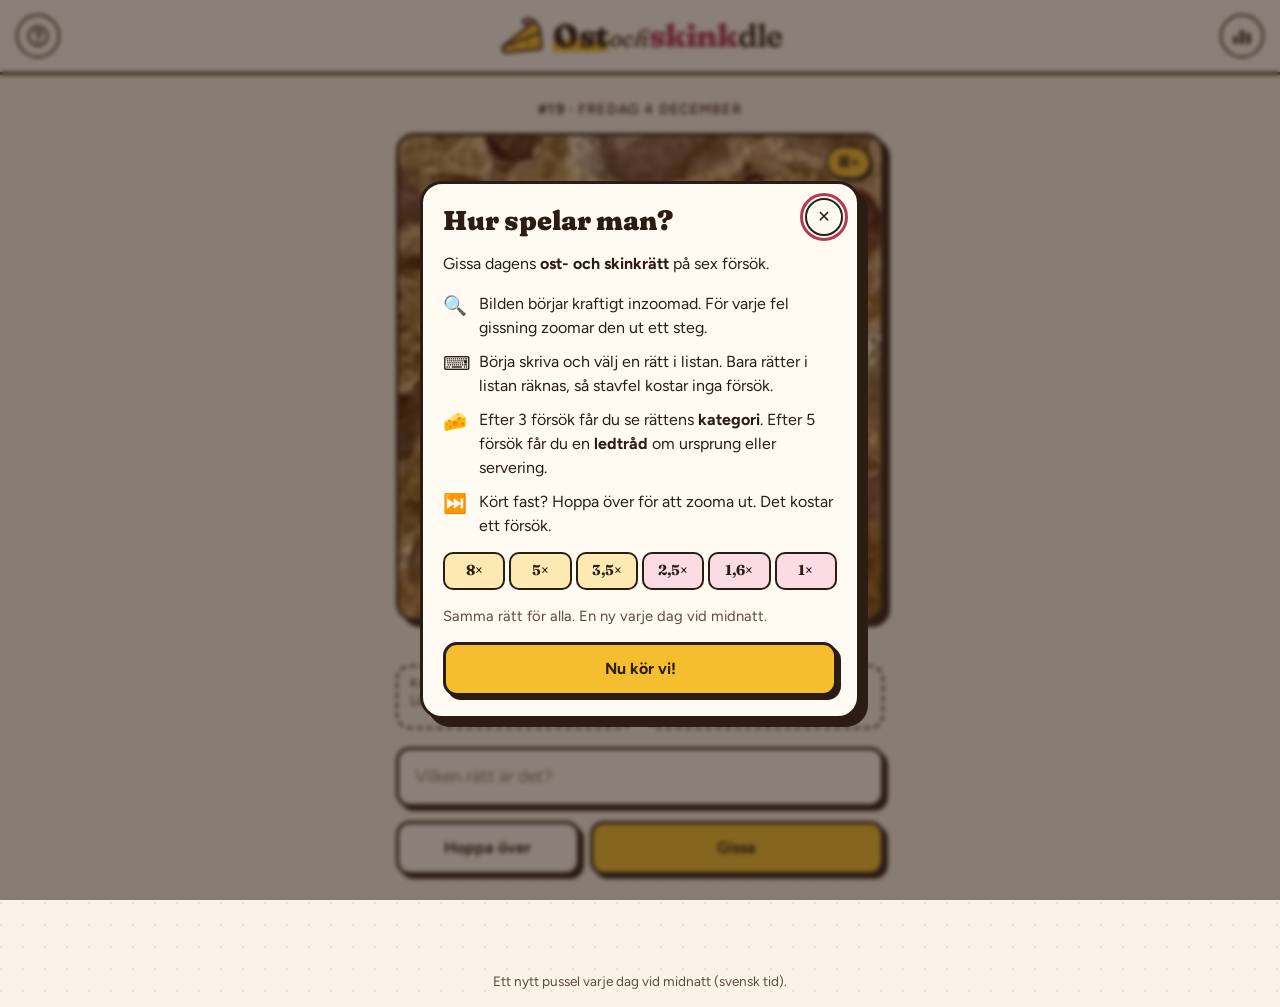
<file: index.html>
<!doctype html>
<html lang="sv">
<head>
  <meta charset="utf-8">
  <meta name="viewport" content="width=device-width, initial-scale=1, viewport-fit=cover">
  <title>Ostochskinkdle – dagens ost- och skinkrätt</title>
  <meta name="description" content="Gissa dagens ost- och skinkrätt. Bilden zoomar ut för varje fel gissning. Sex försök, ett pussel om dagen.">
  <meta name="theme-color" content="#FBF4E6">
  <link rel="icon" href="favicon.svg" type="image/svg+xml">
  <link rel="preconnect" href="https://fonts.googleapis.com">
  <link rel="preconnect" href="https://fonts.gstatic.com" crossorigin>
  <link href="https://fonts.googleapis.com/css2?family=Fraunces:opsz,wght,SOFT,WONK@9..144,600..900,50..100,1&family=Figtree:wght@400;500;700&display=swap" rel="stylesheet">
  <link rel="stylesheet" href="css/style.css">
</head>
<body>
  <a class="skip-link" href="#guess-input">Hoppa till gissningsfältet</a>

  <header class="site-header">
    <button class="icon-btn" id="help-btn" type="button" aria-label="Hur spelar man?" aria-haspopup="dialog">
      <svg viewBox="0 0 24 24" aria-hidden="true"><circle cx="12" cy="12" r="9.5" fill="none" stroke="currentColor" stroke-width="2"/><path d="M9.2 9.3a2.9 2.9 0 1 1 4.1 2.6c-.8.4-1.3 1-1.3 1.9v.5" fill="none" stroke="currentColor" stroke-width="2" stroke-linecap="round"/><circle cx="12" cy="17.4" r="1.25" fill="currentColor"/></svg>
    </button>

    <h1 class="logo">
      <svg class="logo-mark" viewBox="0 0 64 64" aria-hidden="true">
        <path d="M6 44 L52 14 Q58 20 58 30 L58 48 Q58 52 54 52 L10 52 Q6 52 6 48 Z" fill="var(--cheese)" stroke="var(--ink)" stroke-width="3" stroke-linejoin="round"/>
        <path d="M6 44 L58 30" fill="none" stroke="var(--ink)" stroke-width="3" stroke-linejoin="round"/>
        <circle cx="22" cy="45" r="3.2" fill="var(--cheese-deep)"/><circle cx="40" cy="42" r="4.5" fill="var(--cheese-deep)"/><circle cx="51" cy="46" r="2.2" fill="var(--cheese-deep)"/>
        <path d="M36 12 q8 -6 16 2 q-4 4 -9 4 q-5 0 -7 -6z" fill="var(--ham)" stroke="var(--ink)" stroke-width="2.5" stroke-linejoin="round"/>
      </svg>
      <span class="logo-text"><span class="w-ost">Ost</span><span class="w-och">och</span><span class="w-skink">skink</span><span class="w-dle">dle</span></span>
    </h1>

    <button class="icon-btn" id="stats-btn" type="button" aria-label="Statistik" aria-haspopup="dialog">
      <svg viewBox="0 0 24 24" aria-hidden="true"><rect x="3.5" y="12" width="4" height="8" rx="1" fill="currentColor"/><rect x="10" y="6" width="4" height="14" rx="1" fill="currentColor"/><rect x="16.5" y="9" width="4" height="11" rx="1" fill="currentColor"/></svg>
    </button>
  </header>

  <main class="game" id="game">
    <p class="puzzle-meta" id="puzzle-meta">Laddar dagens rätt…</p>

    <figure class="frame-wrap">
      <div class="frame" id="frame">
        <img class="dish-img" id="dish-img" alt="Inzoomad bild på dagens ost- och skinkrätt" draggable="false">
        <div class="focus-marker" id="focus-marker" hidden aria-hidden="true"></div>
        <span class="zoom-badge" id="zoom-badge" aria-hidden="true">8×</span>
      </div>
      <figcaption class="sr-only" id="zoom-status" aria-live="polite"></figcaption>
    </figure>

    <ol class="pips" id="pips" aria-label="Försök"></ol>

    <section class="hints" aria-label="Ledtrådar">
      <div class="hint" id="hint-category" data-locked="true">
        <span class="hint-label">Kategori</span>
        <span class="hint-value" id="hint-category-value">Låses upp efter 3 försök</span>
      </div>
      <div class="hint" id="hint-origin" data-locked="true">
        <span class="hint-label">Ledtråd</span>
        <span class="hint-value" id="hint-origin-value">Låses upp efter 5 försök</span>
      </div>
    </section>

    <form class="guess-form" id="guess-form" autocomplete="off" novalidate>
      <label class="sr-only" for="guess-input">Din gissning</label>
      <div class="ac-wrap">
        <input id="guess-input" class="guess-input" type="text" placeholder="Vilken rätt är det?" spellcheck="false" autocapitalize="none" enterkeyhint="send">
        <ul id="ac-list" class="ac-list" hidden></ul>
      </div>
      <div class="guess-actions">
        <button class="btn btn-ghost" id="skip-btn" type="button">Hoppa över</button>
        <button class="btn btn-primary" id="guess-btn" type="submit">Gissa</button>
      </div>
      <p class="form-msg" id="form-msg" role="status" aria-live="polite"></p>
    </form>

    <section class="result" id="result" hidden aria-live="polite">
      <p class="result-kicker" id="result-kicker"></p>
      <h2 class="result-name" id="result-name"></h2>
      <p class="result-fact" id="result-fact"></p>
      <p class="result-credit" id="result-credit"></p>
      <div class="result-actions">
        <button class="btn btn-primary" id="share-btn" type="button">Dela resultat</button>
        <button class="btn btn-ghost" id="result-stats-btn" type="button">Statistik</button>
      </div>
      <p class="countdown">Nästa rätt om <strong class="countdown-time" data-countdown>--:--:--</strong></p>
    </section>

    <ol class="guess-list" id="guess-list" aria-label="Dina gissningar"></ol>
  </main>

  <footer class="site-footer">
    <p>Ett nytt pussel varje dag vid midnatt (svensk tid).</p>
  </footer>

  <!-- Hur spelar man? -->
  <dialog class="modal" id="help-dialog" aria-labelledby="help-title">
    <form method="dialog" class="modal-close-form"><button class="icon-btn modal-close" aria-label="Stäng">✕</button></form>
    <h2 id="help-title">Hur spelar man?</h2>
    <p>Gissa dagens <strong>ost- och skinkrätt</strong> på sex försök.</p>
    <ul class="help-list">
      <li><span class="help-ico" aria-hidden="true">🔍</span> <span>Bilden börjar kraftigt inzoomad. För varje fel gissning zoomar den ut ett steg.</span></li>
      <li><span class="help-ico" aria-hidden="true">⌨️</span> <span>Börja skriva och välj en rätt i listan. Bara rätter i listan räknas, så stavfel kostar inga försök.</span></li>
      <li><span class="help-ico" aria-hidden="true">🧀</span> <span>Efter 3 försök får du se rättens <strong>kategori</strong>. Efter 5 försök får du en <strong>ledtråd</strong> om ursprung eller servering.</span></li>
      <li><span class="help-ico" aria-hidden="true">⏭️</span> <span>Kört fast? Hoppa över för att zooma ut. Det kostar ett försök.</span></li>
    </ul>
    <div class="zoom-demo" aria-hidden="true">
      <span>8×</span><span>5×</span><span>3,5×</span><span>2,5×</span><span>1,6×</span><span>1×</span>
    </div>
    <p class="muted">Samma rätt för alla. En ny varje dag vid midnatt.</p>
    <form method="dialog"><button class="btn btn-primary btn-block">Nu kör vi!</button></form>
  </dialog>

  <!-- Statistik -->
  <dialog class="modal" id="stats-dialog" aria-labelledby="stats-title">
    <form method="dialog" class="modal-close-form"><button class="icon-btn modal-close" aria-label="Stäng">✕</button></form>
    <h2 id="stats-title">Statistik</h2>
    <dl class="stat-grid">
      <div><dt>Spelade</dt><dd id="st-played">0</dd></div>
      <div><dt>Vinst&shy;procent</dt><dd id="st-winpct">0</dd></div>
      <div><dt>Nuvarande streak</dt><dd id="st-streak">0</dd></div>
      <div><dt>Längsta streak</dt><dd id="st-max">0</dd></div>
    </dl>
    <h3 class="dist-title">Antal försök</h3>
    <ol class="dist" id="dist" aria-label="Fördelning av antal försök vid vinst"></ol>
    <p class="countdown">Nästa rätt om <strong class="countdown-time" data-countdown>--:--:--</strong></p>
  </dialog>

  <!-- Debug-panel (endast med ?debug=1) -->
  <aside class="debug" id="debug" hidden aria-label="Debug">
    <h2>Debug</h2>
    <label>Datum <input type="date" id="dbg-date"></label>
    <label>Rätt
      <select id="dbg-dish"><option value="">(enligt datum)</option></select>
    </label>
    <div class="dbg-row" role="group" aria-label="Zoomnivå">
      <span>Zoom:</span>
      <div id="dbg-zoom" class="dbg-zoom"></div>
    </div>
    <label class="dbg-check"><input type="checkbox" id="dbg-marker" checked> Visa fokuspunkt</label>
    <p class="dbg-info" id="dbg-info"></p>
    <p class="dbg-hint">Klicka på bilden för att sätta fokuspunkt.</p>
    <output id="dbg-out" class="dbg-out"></output>
    <div class="dbg-row">
      <button type="button" class="btn btn-ghost btn-sm" id="dbg-copy">Kopiera JSON</button>
      <button type="button" class="btn btn-ghost btn-sm" id="dbg-reset">Nollställ localStorage</button>
    </div>
  </aside>

  <div class="toast" id="toast" role="status" aria-live="polite"></div>

  <script type="module" src="js/main.js"></script>
</body>
</html>
</file>
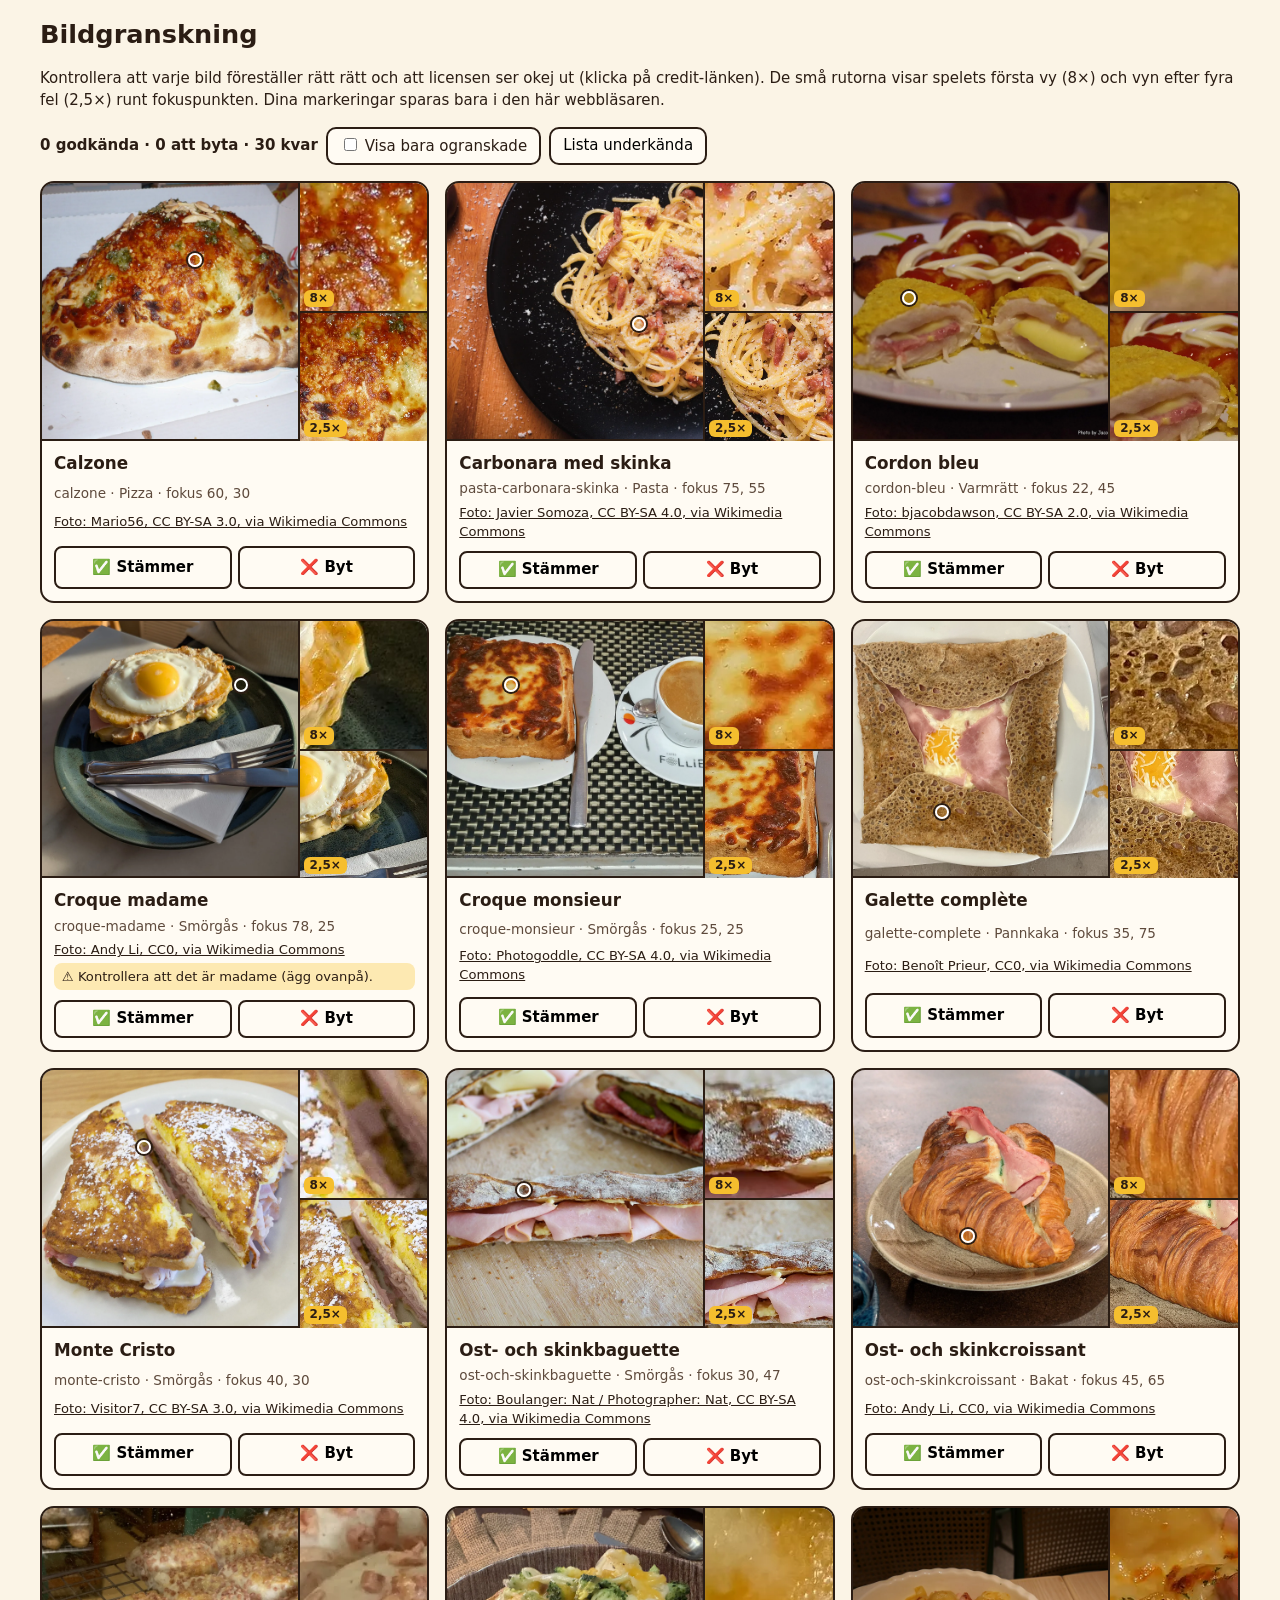
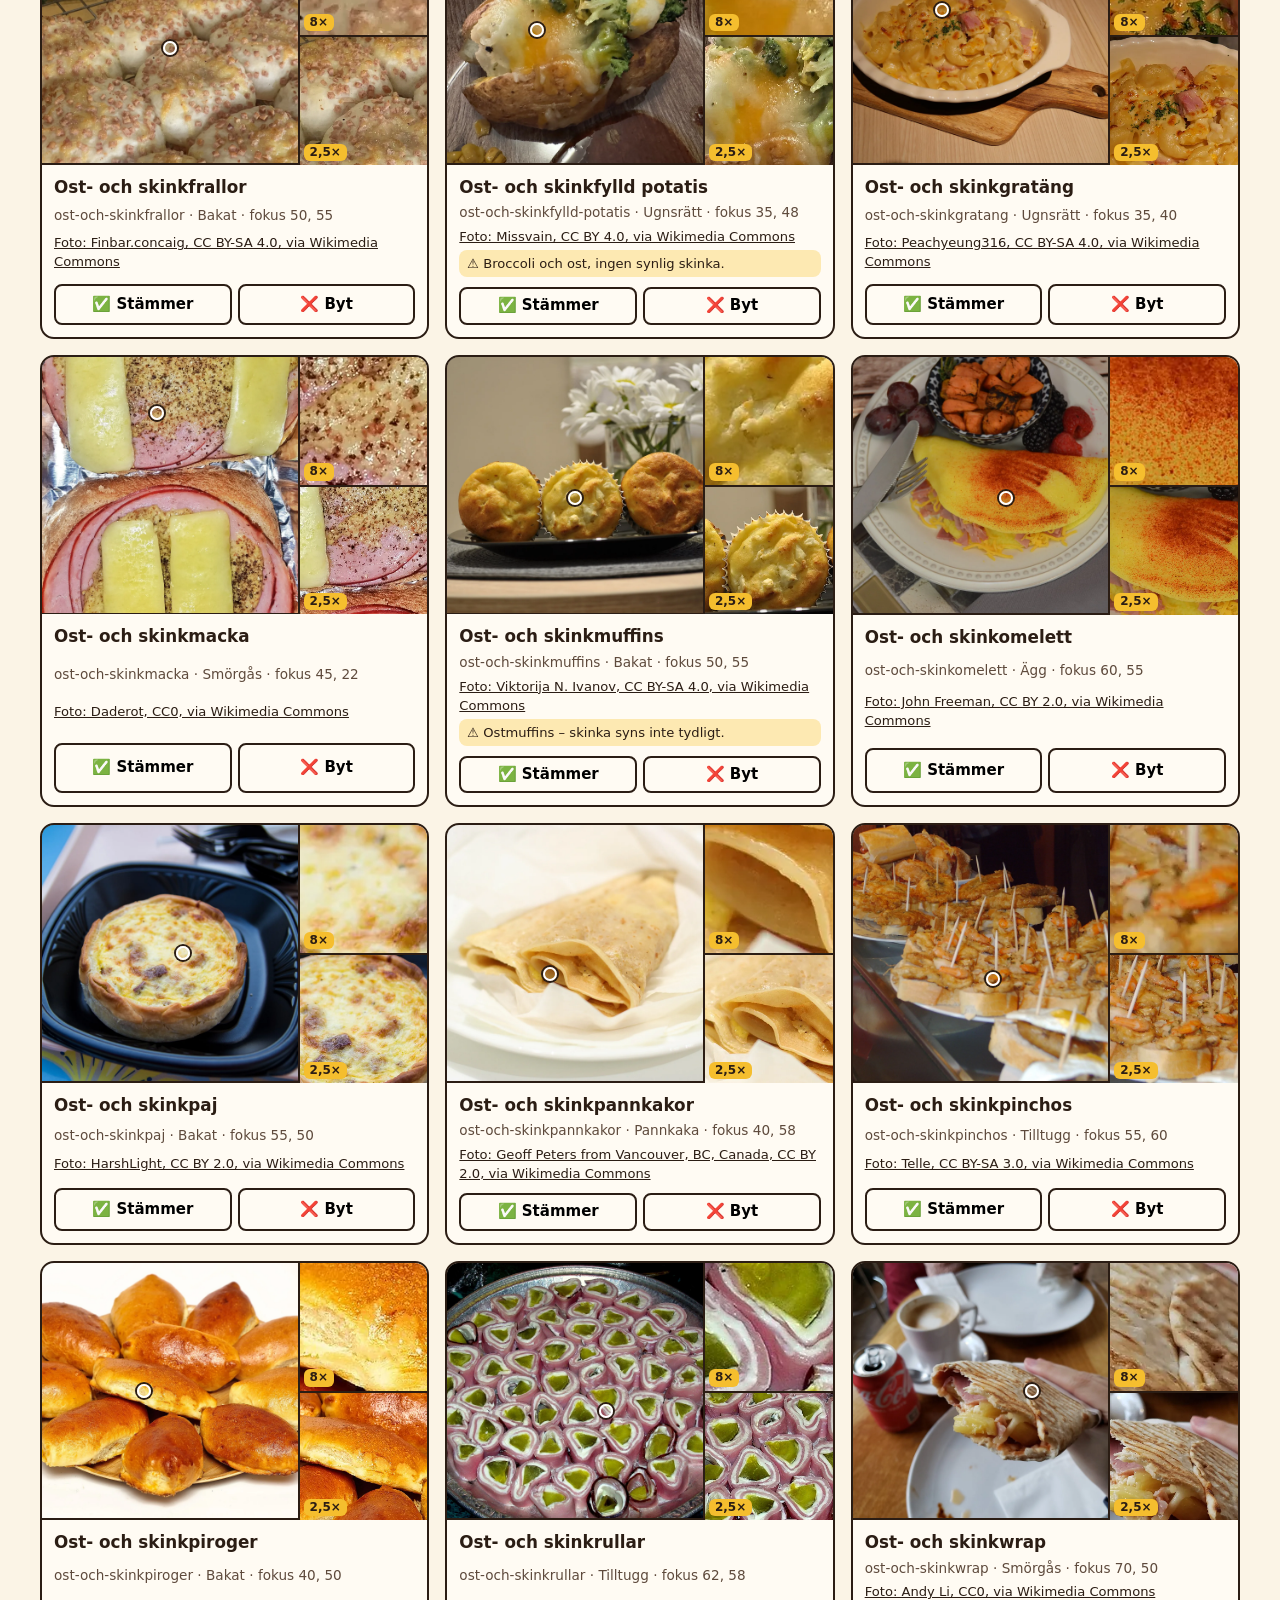
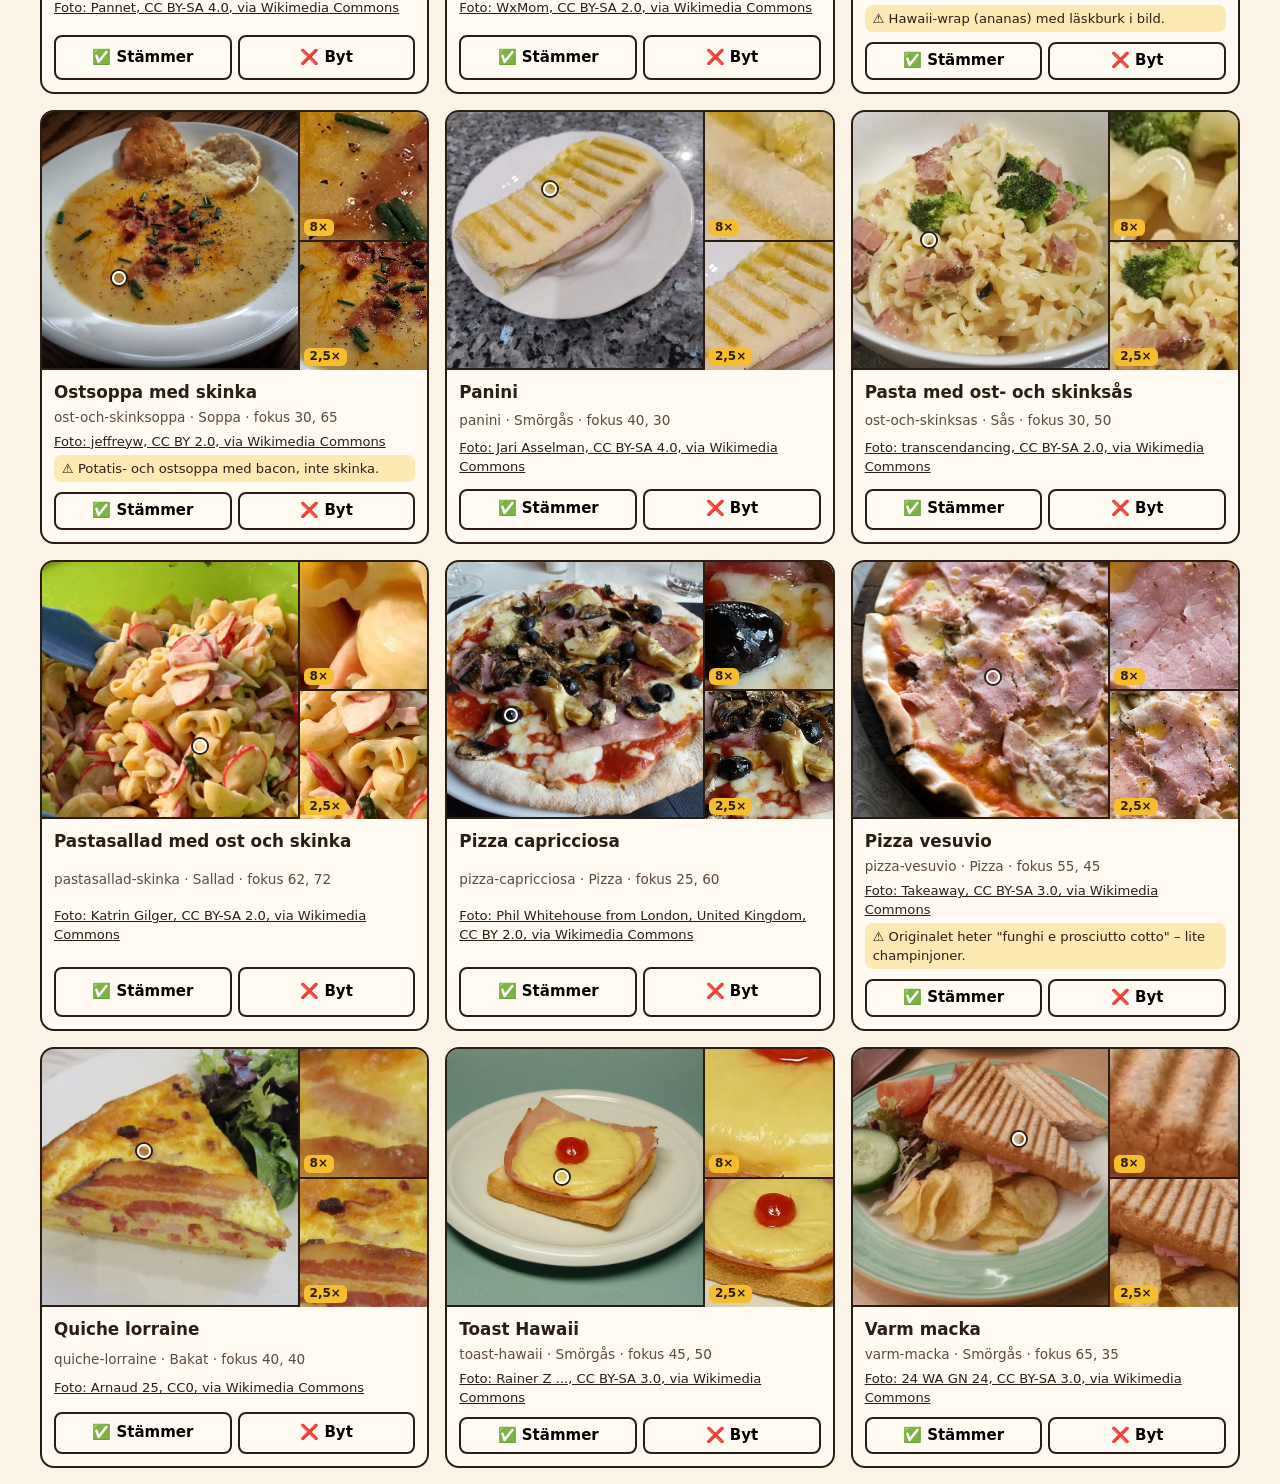
<file: tools/review.html>
<!doctype html>
<html lang="sv">
<head>
<meta charset="utf-8">
<meta name="viewport" content="width=device-width, initial-scale=1">
<meta name="robots" content="noindex">
<title>Bildgranskning – Ostochskinkdle</title>
<link rel="icon" href="../favicon.svg" type="image/svg+xml">
<style>
  :root { --cream:#FBF4E6; --paper:#FFFBF3; --ink:#2B1D14; --soft:#5E4A3C; --cheese:#F5BE2E; --ham:#B23A5C; --ok:#2F7A4A; }
  * { box-sizing: border-box; }
  body { margin: 0; padding: 16px; background: var(--cream); color: var(--ink); font: 15px/1.45 system-ui, 'Segoe UI', sans-serif; }
  header { max-width: 1200px; margin: 0 auto 16px; }
  h1 { margin: 0 0 4px; font-size: 1.6rem; }
  .bar { display: flex; flex-wrap: wrap; gap: 8px; align-items: center; margin-top: 10px; }
  .bar button, .bar label { padding: 6px 12px; border: 2px solid var(--ink); border-radius: 10px; background: var(--paper); font: inherit; cursor: pointer; }
  .count { font-weight: 700; }
  .grid { max-width: 1200px; margin: 0 auto; display: grid; grid-template-columns: repeat(auto-fill, minmax(320px, 1fr)); gap: 16px; }
  .card { background: var(--paper); border: 2.5px solid var(--ink); border-radius: 14px; overflow: hidden; display: flex; flex-direction: column; }
  .card.ok { border-color: var(--ok); box-shadow: 0 0 0 2px var(--ok); }
  .card.bad { border-color: var(--ham); box-shadow: 0 0 0 2px var(--ham); }
  .imgs { display: grid; grid-template-columns: 2fr 1fr; gap: 2px; background: var(--ink); }
  .full, .zoom { position: relative; aspect-ratio: 1; overflow: hidden; background: #ddd; }
  .full img, .zoom img { width: 100%; height: 100%; object-fit: cover; display: block; }
  .full .dot { position: absolute; width: 14px; height: 14px; margin: -7px; border: 2px solid #fff; border-radius: 50%; box-shadow: 0 0 0 2px var(--ink); }
  .zooms { display: grid; gap: 2px; }
  .zoom span { position: absolute; left: 4px; bottom: 4px; background: var(--cheese); padding: 0 6px; border-radius: 6px; font-weight: 700; font-size: 12px; }
  .info { padding: 10px 12px 12px; display: grid; gap: 4px; flex: 1; }
  .name { font-weight: 800; font-size: 1.05rem; }
  .meta { color: var(--soft); font-size: .85rem; }
  .credit { font-size: .82rem; }
  .credit a { color: var(--ink); }
  .note { font-size: .82rem; background: #FDE9B2; border-radius: 8px; padding: 4px 8px; }
  .actions { display: flex; gap: 6px; margin-top: 6px; }
  .actions button { flex: 1; padding: 6px; border: 2px solid var(--ink); border-radius: 8px; background: var(--paper); font: inherit; font-weight: 700; cursor: pointer; }
  .actions button[aria-pressed="true"].yes { background: #DDF1E3; }
  .actions button[aria-pressed="true"].no { background: #FBDCE3; }
  pre { max-width: 1200px; margin: 16px auto; white-space: pre-wrap; background: var(--paper); border: 2px dashed var(--ink); border-radius: 10px; padding: 10px; }
</style>
</head>
<body>
<header>
  <h1>Bildgranskning</h1>
  <p>Kontrollera att varje bild föreställer rätt rätt och att licensen ser okej ut (klicka på credit-länken).
     De små rutorna visar spelets första vy (8×) och vyn efter fyra fel (2,5×) runt fokuspunkten. Dina markeringar sparas bara i den här webbläsaren.</p>
  <div class="bar">
    <span class="count" id="count"></span>
    <label><input type="checkbox" id="only-open"> Visa bara ogranskade</label>
    <button type="button" id="export">Lista underkända</button>
  </div>
</header>
<main class="grid" id="grid"></main>
<pre id="out" hidden></pre>
<script type="module">
  // Saker jag själv var osäker på när jag valde bilderna.
  const NOTES = {
    'ost-och-skinkfylld-potatis': 'Broccoli och ost, ingen synlig skinka.',
    'pizza-vesuvio': 'Originalet heter "funghi e prosciutto cotto" – lite champinjoner.',
    'ost-och-skinkwrap': 'Hawaii-wrap (ananas) med läskburk i bild.',
    'ost-och-skinksoppa': 'Potatis- och ostsoppa med bacon, inte skinka.',
    'ost-och-skinkmuffins': 'Ostmuffins – skinka syns inte tydligt.',
    'croque-madame': 'Kontrollera att det är madame (ägg ovanpå).',
  };
  const KEY = 'ostochskinkdle:review';
  let marks = {};
  try { marks = JSON.parse(localStorage.getItem(KEY)) || {}; } catch {}
  const save = () => { try { localStorage.setItem(KEY, JSON.stringify(marks)); } catch {} };

  const dishes = await (await fetch('../data/dishes.json', { cache: 'no-cache' })).json();
  dishes.sort((a, b) => a.name.localeCompare(b.name, 'sv'));
  const grid = document.getElementById('grid');
  const onlyOpen = document.getElementById('only-open');

  function render() {
    grid.replaceChildren();
    for (const d of dishes) {
      if (onlyOpen.checked && marks[d.id]) continue;
      const card = document.createElement('article');
      card.className = 'card' + (marks[d.id] ? ' ' + marks[d.id] : '');
      const origin = `${d.focus.x}% ${d.focus.y}%`;
      card.innerHTML = `
        <div class="imgs">
          <div class="full"><img loading="lazy" alt=""><span class="dot"></span></div>
          <div class="zooms"><div class="zoom"><img loading="lazy" alt="" data-z="8"><span>8×</span></div><div class="zoom"><img loading="lazy" alt="" data-z="2.5"><span>2,5×</span></div></div>
        </div>
        <div class="info">
          <div class="name"></div>
          <div class="meta"></div>
          <div class="credit"></div>
          <div class="note" hidden></div>
          <div class="actions">
            <button type="button" class="yes">✅ Stämmer</button>
            <button type="button" class="no">❌ Byt</button>
          </div>
        </div>`;
      const [full, ...zooms] = card.querySelectorAll('img');
      full.src = '../' + d.image;
      for (const z of zooms) { z.src = full.src; z.style.transformOrigin = origin; z.style.transform = `scale(${z.dataset.z})`; }
      const dot = card.querySelector('.dot');
      dot.style.left = d.focus.x + '%'; dot.style.top = d.focus.y + '%';
      card.querySelector('.name').textContent = d.name;
      card.querySelector('.meta').textContent = `${d.id} · ${d.category} · fokus ${d.focus.x}, ${d.focus.y}`;
      const credit = card.querySelector('.credit');
      if (d.source) {
        const a = document.createElement('a');
        a.href = d.source; a.target = '_blank'; a.rel = 'noopener';
        a.textContent = d.credit || d.source;
        credit.append(a);
      } else credit.textContent = d.credit || '(ingen credit)';
      if (NOTES[d.id]) { const n = card.querySelector('.note'); n.hidden = false; n.textContent = '⚠️ ' + NOTES[d.id]; }
      for (const [cls, val] of [['yes', 'ok'], ['no', 'bad']]) {
        const b = card.querySelector('.' + cls);
        b.setAttribute('aria-pressed', String(marks[d.id] === val));
        b.addEventListener('click', () => {
          marks[d.id] = marks[d.id] === val ? undefined : val;
          if (!marks[d.id]) delete marks[d.id];
          save(); render();
        });
      }
      grid.append(card);
    }
    const ok = Object.values(marks).filter((v) => v === 'ok').length;
    const bad = Object.values(marks).filter((v) => v === 'bad').length;
    document.getElementById('count').textContent = `${ok} godkända · ${bad} att byta · ${dishes.length - ok - bad} kvar`;
  }

  onlyOpen.addEventListener('change', render);
  document.getElementById('export').addEventListener('click', () => {
    const out = document.getElementById('out');
    const bad = dishes.filter((d) => marks[d.id] === 'bad').map((d) => `${d.id}  (${d.name})`);
    out.hidden = false;
    out.textContent = bad.length ? 'Byt bild på:\n' + bad.join('\n') : 'Inga underkända bilder.';
  });
  render();
</script>
</body>
</html>
</file>
<file: css/style.css>
/* ===== Ostochskinkdle ===== */
:root {
  --cream: #FBF4E6;
  --paper: #FFFBF3;
  --ink: #2B1D14;
  --ink-soft: #5E4A3C;
  --cheese: #F5BE2E;
  --cheese-deep: #D99A0B;
  --cheese-tint: #FDE9B2;
  --ham: #EE8FA4;
  --ham-deep: #B23A5C;   /* text på krämvitt: kontrast ≈ 5.6:1 */
  --ham-tint: #FBDCE3;
  --ok: #2F7A4A;
  --bad: #B23A3A;
  --line: #2B1D14;
  --radius: 18px;
  --shadow: 4px 4px 0 var(--ink);
  --font-display: 'Fraunces', 'Iowan Old Style', Georgia, serif;
  --font-body: 'Figtree', system-ui, -apple-system, 'Segoe UI', sans-serif;
  --zoom-ms: 650ms;
  color-scheme: light;
}

*, *::before, *::after { box-sizing: border-box; }
[hidden] { display: none !important; }

html { -webkit-text-size-adjust: 100%; }

body {
  margin: 0;
  min-height: 100dvh;
  background-color: var(--cream);
  background-image: radial-gradient(circle at 1px 1px, rgba(43, 29, 20, .07) 1px, transparent 0);
  background-size: 22px 22px;
  color: var(--ink);
  font-family: var(--font-body);
  font-size: 1rem;
  line-height: 1.5;
  display: flex;
  flex-direction: column;
}

button, input, select { font: inherit; color: inherit; }

.sr-only {
  position: absolute; width: 1px; height: 1px; padding: 0; margin: -1px;
  overflow: hidden; clip: rect(0 0 0 0); white-space: nowrap; border: 0;
}

.skip-link {
  position: absolute; left: 8px; top: -40px; z-index: 100;
  background: var(--ink); color: var(--paper); padding: 8px 12px; border-radius: 8px;
}
.skip-link:focus { top: 8px; }

:focus-visible { outline: 3px solid var(--ham-deep); outline-offset: 2px; }

/* ===== Header ===== */
.site-header {
  display: grid;
  grid-template-columns: 44px 1fr 44px;
  align-items: center;
  gap: 8px;
  padding: max(12px, env(safe-area-inset-top)) 16px 12px;
  border-bottom: 3px solid var(--line);
  background: var(--paper);
}

.logo {
  margin: 0;
  display: flex; align-items: center; justify-content: center; gap: 8px;
  font-family: var(--font-display);
  font-variation-settings: 'SOFT' 100, 'WONK' 1;
  font-weight: 900;
  font-size: clamp(1.35rem, 6vw, 2rem);
  letter-spacing: -0.02em;
  line-height: 1;
  min-width: 0;
}
.logo-mark { width: 1.5em; height: 1.5em; flex: none; transform: rotate(-6deg); }
.logo-text { white-space: nowrap; }
.w-ost { background: linear-gradient(transparent 58%, var(--cheese) 58%, var(--cheese) 92%, transparent 92%); }
.w-och { font-weight: 600; font-style: italic; color: var(--ink-soft); font-size: .78em; margin: 0 .03em; }
.w-skink { color: var(--ham-deep); }
.w-dle { font-weight: 600; }

.icon-btn {
  width: 44px; height: 44px;
  display: inline-grid; place-items: center;
  border: 2.5px solid var(--line); border-radius: 50%;
  background: var(--paper);
  cursor: pointer;
  transition: transform .12s ease, background .12s ease;
}
.icon-btn svg { width: 24px; height: 24px; }
.icon-btn:hover { background: var(--cheese-tint); transform: rotate(-6deg); }
.icon-btn:active { transform: scale(.94); }

/* ===== Layout ===== */
.game {
  width: 100%;
  max-width: 520px;
  margin: 0 auto;
  padding: 16px 16px 32px;
  flex: 1;
}

.puzzle-meta {
  margin: 0 0 12px;
  text-align: center;
  font-size: .9rem;
  font-weight: 700;
  letter-spacing: .08em;
  text-transform: uppercase;
  color: var(--ink-soft);
}
.puzzle-meta b { color: var(--ink); }

/* ===== Bildramen + zoom ===== */
.frame-wrap { margin: 0 auto; max-width: max(280px, 62dvh); } /* låga skärmar: håll gissningsfältet i bild */

.frame {
  position: relative;
  aspect-ratio: 1 / 1;
  overflow: hidden;
  border: 3px solid var(--line);
  border-radius: var(--radius);
  background: var(--cheese-tint);
  box-shadow: 6px 6px 0 var(--ink);
  isolation: isolate;
}

.dish-img {
  display: block;
  width: 100%; height: 100%;
  object-fit: cover;
  transform-origin: 50% 50%;
  transform: scale(8);
  transition: transform var(--zoom-ms) cubic-bezier(.2, .8, .2, 1);
  user-select: none;
  -webkit-user-drag: none;
  opacity: 0;
}
.dish-img.loaded { opacity: 1; transition: transform var(--zoom-ms) cubic-bezier(.2, .8, .2, 1), opacity .3s ease; }

.zoom-badge {
  position: absolute; top: 10px; right: 10px;
  padding: 2px 10px;
  border: 2.5px solid var(--line); border-radius: 999px;
  background: var(--cheese);
  font-family: var(--font-display); font-weight: 900; font-size: 1.05rem;
  transform: rotate(4deg);
  box-shadow: 2px 2px 0 var(--ink);
}
.zoom-badge.bump { animation: bump .45s ease; }
@keyframes bump { 40% { transform: rotate(-6deg) scale(1.2); } }

.frame.won { box-shadow: 6px 6px 0 var(--ok); }
.frame.lost { box-shadow: 6px 6px 0 var(--ham-deep); }

/* ===== Försöks-pips ===== */
.pips {
  list-style: none; margin: 18px 0 0; padding: 0;
  display: flex; justify-content: center; gap: 8px;
}
.pip {
  width: 34px; height: 10px; border-radius: 99px;
  border: 2px solid var(--line);
  background: var(--paper);
}
.pip.miss { background: var(--ham); }
.pip.skip { background: repeating-linear-gradient(45deg, var(--ham-tint) 0 4px, var(--paper) 4px 8px); }
.pip.hit { background: var(--ok); }
.pip.current { background: var(--cheese); }

/* ===== Ledtrådar ===== */
.hints {
  display: grid; grid-template-columns: 1fr 1fr; gap: 10px;
  margin-top: 16px;
}
.hint {
  border: 2.5px solid var(--line); border-radius: 14px;
  padding: 8px 12px;
  background: var(--paper);
  min-height: 64px;
  transition: background .3s ease, transform .3s ease;
}
.hint[data-locked="true"] { border-style: dashed; color: var(--ink-soft); background: transparent; }
.hint[data-locked="false"] { background: var(--cheese-tint); animation: pop .4s ease; }
.hint + .hint[data-locked="false"] { background: var(--ham-tint); }
@keyframes pop { 50% { transform: scale(1.04) rotate(-1deg); } }
.hint-label {
  display: block;
  font-size: .72rem; font-weight: 700; letter-spacing: .1em; text-transform: uppercase;
}
.hint-value { display: block; font-weight: 500; line-height: 1.3; }
.hint[data-locked="false"] .hint-value { font-family: var(--font-display); font-weight: 700; font-size: 1.08rem; color: var(--ink); }
.hint[data-locked="true"] .hint-value { font-size: .88rem; }

/* ===== Gissningsformulär ===== */
.guess-form { margin-top: 18px; }
.ac-wrap { position: relative; }
.guess-input {
  width: 100%;
  padding: 14px 16px;
  font-size: 1.08rem; /* ≥16px: ingen auto-zoom i iOS */
  border: 3px solid var(--line); border-radius: 14px;
  background: var(--paper);
  box-shadow: var(--shadow);
}
.guess-input::placeholder { color: #8A7565; }
.guess-input:focus-visible { outline: none; border-color: var(--ham-deep); }

.ac-list {
  position: absolute; left: 0; right: 0; bottom: calc(100% + 8px);
  z-index: 20;
  max-height: min(50vh, 320px); overflow-y: auto;
  margin: 0; padding: 6px; list-style: none;
  background: var(--paper);
  border: 3px solid var(--line); border-radius: 14px;
  box-shadow: var(--shadow);
}
.ac-option {
  display: flex; align-items: baseline; justify-content: space-between; gap: 12px;
  padding: 10px 12px; border-radius: 9px;
  cursor: pointer;
}
.ac-option:hover { background: var(--cheese-tint); }
.ac-option[aria-selected="true"] { background: var(--cheese); }
.ac-alias { font-size: .85rem; color: var(--ink-soft); font-style: italic; text-align: right; }

.guess-actions {
  display: grid; grid-template-columns: 1fr 1.6fr; gap: 10px;
  margin-top: 14px;
}
.guess-actions .btn, .result-actions .btn { white-space: nowrap; padding-inline: 10px; }

.btn {
  padding: 12px 18px;
  border: 3px solid var(--line); border-radius: 14px;
  font-weight: 700; font-size: 1rem;
  cursor: pointer;
  box-shadow: var(--shadow);
  transition: transform .1s ease, box-shadow .1s ease;
}
.btn:hover { transform: translate(-1px, -1px); box-shadow: 5px 5px 0 var(--ink); }
.btn:active { transform: translate(3px, 3px); box-shadow: 1px 1px 0 var(--ink); }
.btn:disabled { opacity: .5; cursor: not-allowed; transform: none; }
.btn-primary { background: var(--cheese); }
.btn-ghost { background: var(--paper); }
.btn-block { width: 100%; }
.btn-sm { padding: 6px 10px; font-size: .85rem; box-shadow: 2px 2px 0 var(--ink); border-width: 2px; }

.form-msg { min-height: 1.5em; margin: 10px 0 0; text-align: center; font-weight: 700; color: var(--ham-deep); }
.shake { animation: shake .35s ease; }
@keyframes shake { 20%, 60% { transform: translateX(-6px); } 40%, 80% { transform: translateX(6px); } }

/* ===== Gissningslista ===== */
.guess-list { list-style: none; margin: 14px 0 0; padding: 0; display: grid; gap: 8px; }
.guess-item {
  display: flex; align-items: center; gap: 10px;
  padding: 10px 14px;
  border: 2.5px solid var(--line); border-radius: 12px;
  background: var(--paper);
  animation: slide-in .3s ease;
}
.guess-item .mark { font-size: 1.1rem; }
.guess-item .num { margin-left: auto; font-size: .8rem; font-weight: 700; color: var(--ink-soft); }
.guess-item.correct { background: #DDF1E3; }
.guess-item.skip { border-style: dashed; color: var(--ink-soft); font-style: italic; }
@keyframes slide-in { from { opacity: 0; transform: translateY(-6px); } }

/* ===== Resultat ===== */
.result {
  margin-top: 20px;
  padding: 18px 18px 16px;
  border: 3px solid var(--line); border-radius: var(--radius);
  background: var(--paper);
  box-shadow: 6px 6px 0 var(--cheese-deep);
  text-align: center;
  animation: pop .5s ease;
}
.result.lost { box-shadow: 6px 6px 0 var(--ham-deep); }
.result-kicker { margin: 0; font-weight: 700; letter-spacing: .1em; text-transform: uppercase; font-size: .8rem; color: var(--ink-soft); }
.result-name {
  margin: 4px 0 8px;
  font-family: var(--font-display);
  font-variation-settings: 'SOFT' 100, 'WONK' 1;
  font-weight: 900; font-size: clamp(1.6rem, 7vw, 2.2rem); line-height: 1.1;
}
.result-fact { margin: 0 auto 10px; max-width: 38ch; }
.result-credit { margin: 0 0 14px; font-size: .78rem; color: var(--ink-soft); }
.result-credit a { color: inherit; }
.result-actions { display: grid; grid-template-columns: 2fr 1fr; gap: 10px; }

.countdown { margin: 14px 0 0; text-align: center; font-size: .95rem; }
.countdown-time { font-family: var(--font-display); font-size: 1.2rem; font-variant-numeric: tabular-nums; }

/* ===== Footer ===== */
.site-footer { text-align: center; padding: 16px 16px max(16px, env(safe-area-inset-bottom)); font-size: .85rem; color: var(--ink-soft); }
.site-footer p { margin: 0; }

/* ===== Modaler ===== */
.modal {
  width: min(92vw, 440px);
  max-height: 88dvh;
  padding: 22px 20px 20px;
  border: 3px solid var(--line); border-radius: 22px;
  background: var(--paper); color: var(--ink);
  box-shadow: 8px 8px 0 var(--ink);
}
.modal::backdrop { background: rgba(43, 29, 20, .55); backdrop-filter: blur(2px); }
.modal[open] { animation: modal-in .25s ease; }
@keyframes modal-in { from { opacity: 0; transform: translateY(12px) scale(.98); } }
.modal h2 {
  margin: 0 0 12px; padding-right: 48px;
  font-family: var(--font-display); font-variation-settings: 'SOFT' 100, 'WONK' 1;
  font-weight: 900; font-size: 1.7rem; line-height: 1.1;
}
.modal-close-form { position: absolute; top: 14px; right: 14px; margin: 0; }
.modal-close { width: 38px; height: 38px; font-size: 1rem; font-weight: 700; }
.muted { color: var(--ink-soft); font-size: .92rem; }

.help-list { list-style: none; padding: 0; margin: 12px 0; display: grid; gap: 10px; }
.help-list li { display: grid; grid-template-columns: 28px 1fr; gap: 8px; }
.help-ico { font-size: 1.2rem; }
.zoom-demo { display: flex; justify-content: space-between; gap: 4px; margin: 14px 0 6px; }
.zoom-demo span {
  flex: 1; text-align: center; padding: 6px 0;
  border: 2px solid var(--line); border-radius: 10px;
  font-family: var(--font-display); font-weight: 700; font-size: .9rem;
  background: var(--cheese-tint);
}
.zoom-demo span:nth-child(n+4) { background: var(--ham-tint); }

.stat-grid { display: grid; grid-template-columns: repeat(4, 1fr); gap: 6px; margin: 0 0 18px; text-align: center; }
.stat-grid div { display: flex; flex-direction: column-reverse; justify-content: flex-end; }
.stat-grid dd { margin: 0; font-family: var(--font-display); font-weight: 900; font-size: 2rem; line-height: 1.1; }
.stat-grid dt { font-size: .72rem; line-height: 1.2; color: var(--ink-soft); hyphens: auto; }

.dist-title { margin: 0 0 8px; font-size: .8rem; letter-spacing: .1em; text-transform: uppercase; }
.dist { list-style: none; margin: 0; padding: 0; display: grid; gap: 5px; }
.dist li { display: grid; grid-template-columns: 16px 1fr; align-items: center; gap: 8px; font-weight: 700; }
.dist .bar {
  min-width: 28px; width: var(--w, 0%);
  padding: 2px 8px;
  background: var(--ink-soft); color: var(--paper);
  border-radius: 6px; text-align: right;
  transition: width .6s cubic-bezier(.2, .8, .2, 1);
}
.dist li.today .bar { background: var(--ham-deep); }

/* ===== Toast ===== */
.toast {
  position: fixed; left: 50%; bottom: max(24px, env(safe-area-inset-bottom));
  transform: translate(-50%, 20px);
  padding: 10px 18px; border-radius: 12px;
  background: var(--ink); color: var(--paper); font-weight: 700;
  opacity: 0; pointer-events: none;
  transition: opacity .2s ease, transform .2s ease;
  z-index: 50;
}
.toast.show { opacity: 1; transform: translate(-50%, 0); }

/* ===== Debug ===== */
.focus-marker {
  position: absolute; width: 28px; height: 28px; margin: -14px 0 0 -14px;
  border: 3px solid #fff; border-radius: 50%;
  box-shadow: 0 0 0 2px var(--ink), inset 0 0 0 2px var(--ink);
  pointer-events: none; z-index: 2;
}
.focus-marker::before, .focus-marker::after { content: ''; position: absolute; background: var(--ham-deep); }
.focus-marker::before { left: 50%; top: -10px; bottom: -10px; width: 2px; margin-left: -1px; }
.focus-marker::after { top: 50%; left: -10px; right: -10px; height: 2px; margin-top: -1px; }
.debugging .frame { cursor: crosshair; }

.debug {
  max-width: 520px; margin: 0 auto 24px; padding: 14px 16px;
  border: 3px dashed var(--ham-deep); border-radius: 14px;
  background: #fff; font-size: .9rem;
  display: grid; gap: 8px;
}
.debug h2 { margin: 0; font-size: 1rem; text-transform: uppercase; letter-spacing: .1em; color: var(--ham-deep); }
.debug label { display: flex; align-items: center; gap: 8px; }
.debug select, .debug input[type="date"] { flex: 1; padding: 6px; border: 2px solid var(--line); border-radius: 8px; background: var(--paper); min-width: 0; }
.dbg-row { display: flex; align-items: center; gap: 8px; flex-wrap: wrap; }
.dbg-zoom { display: flex; gap: 4px; flex-wrap: wrap; }
.dbg-zoom button[aria-pressed="true"] { background: var(--cheese); }
.dbg-info, .dbg-hint { margin: 0; color: var(--ink-soft); }
.dbg-out { display: block; font-family: ui-monospace, Consolas, monospace; background: var(--cheese-tint); padding: 6px 8px; border-radius: 8px; min-height: 2em; word-break: break-all; }

@media (min-width: 640px) {
  .game { padding-top: 24px; }
}

@media (prefers-reduced-motion: reduce) {
  :root { --zoom-ms: 1ms; }
  *, *::before, *::after { animation-duration: 1ms !important; transition-duration: 1ms !important; }
}
</file>
